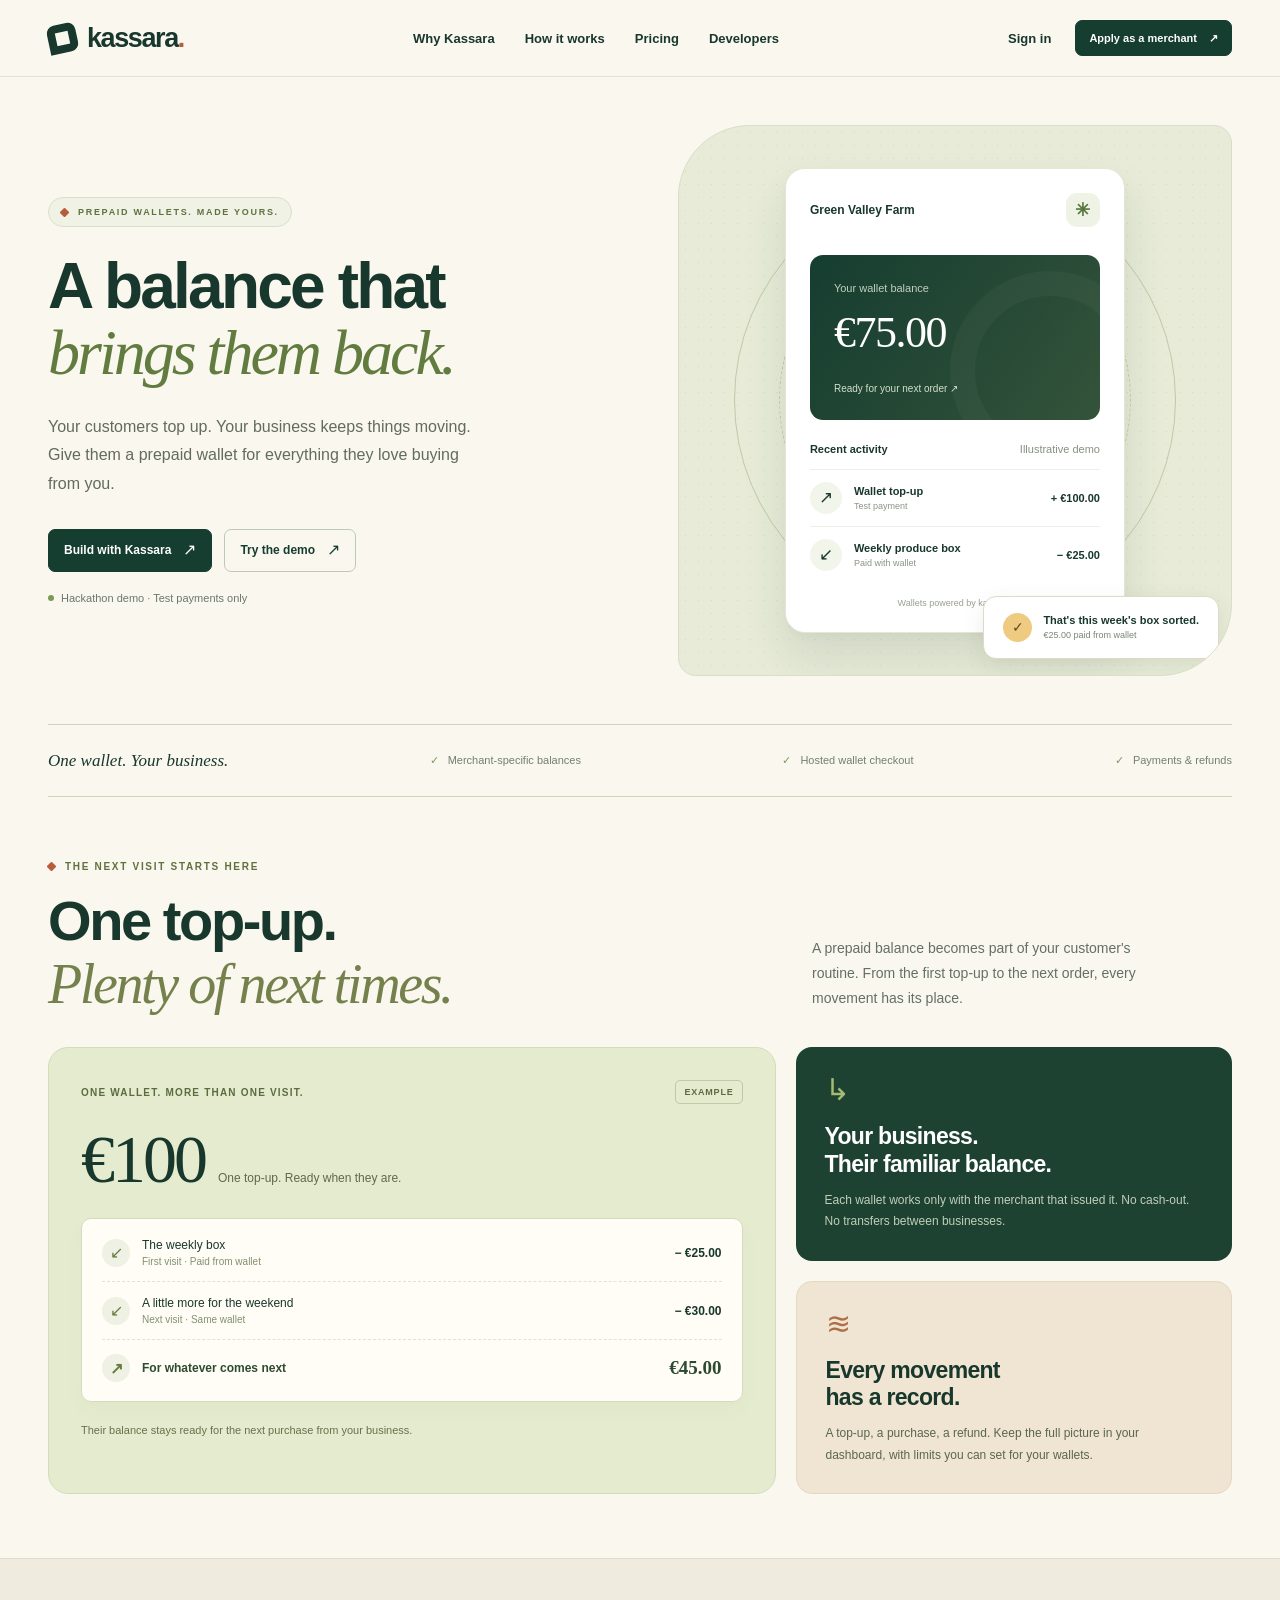
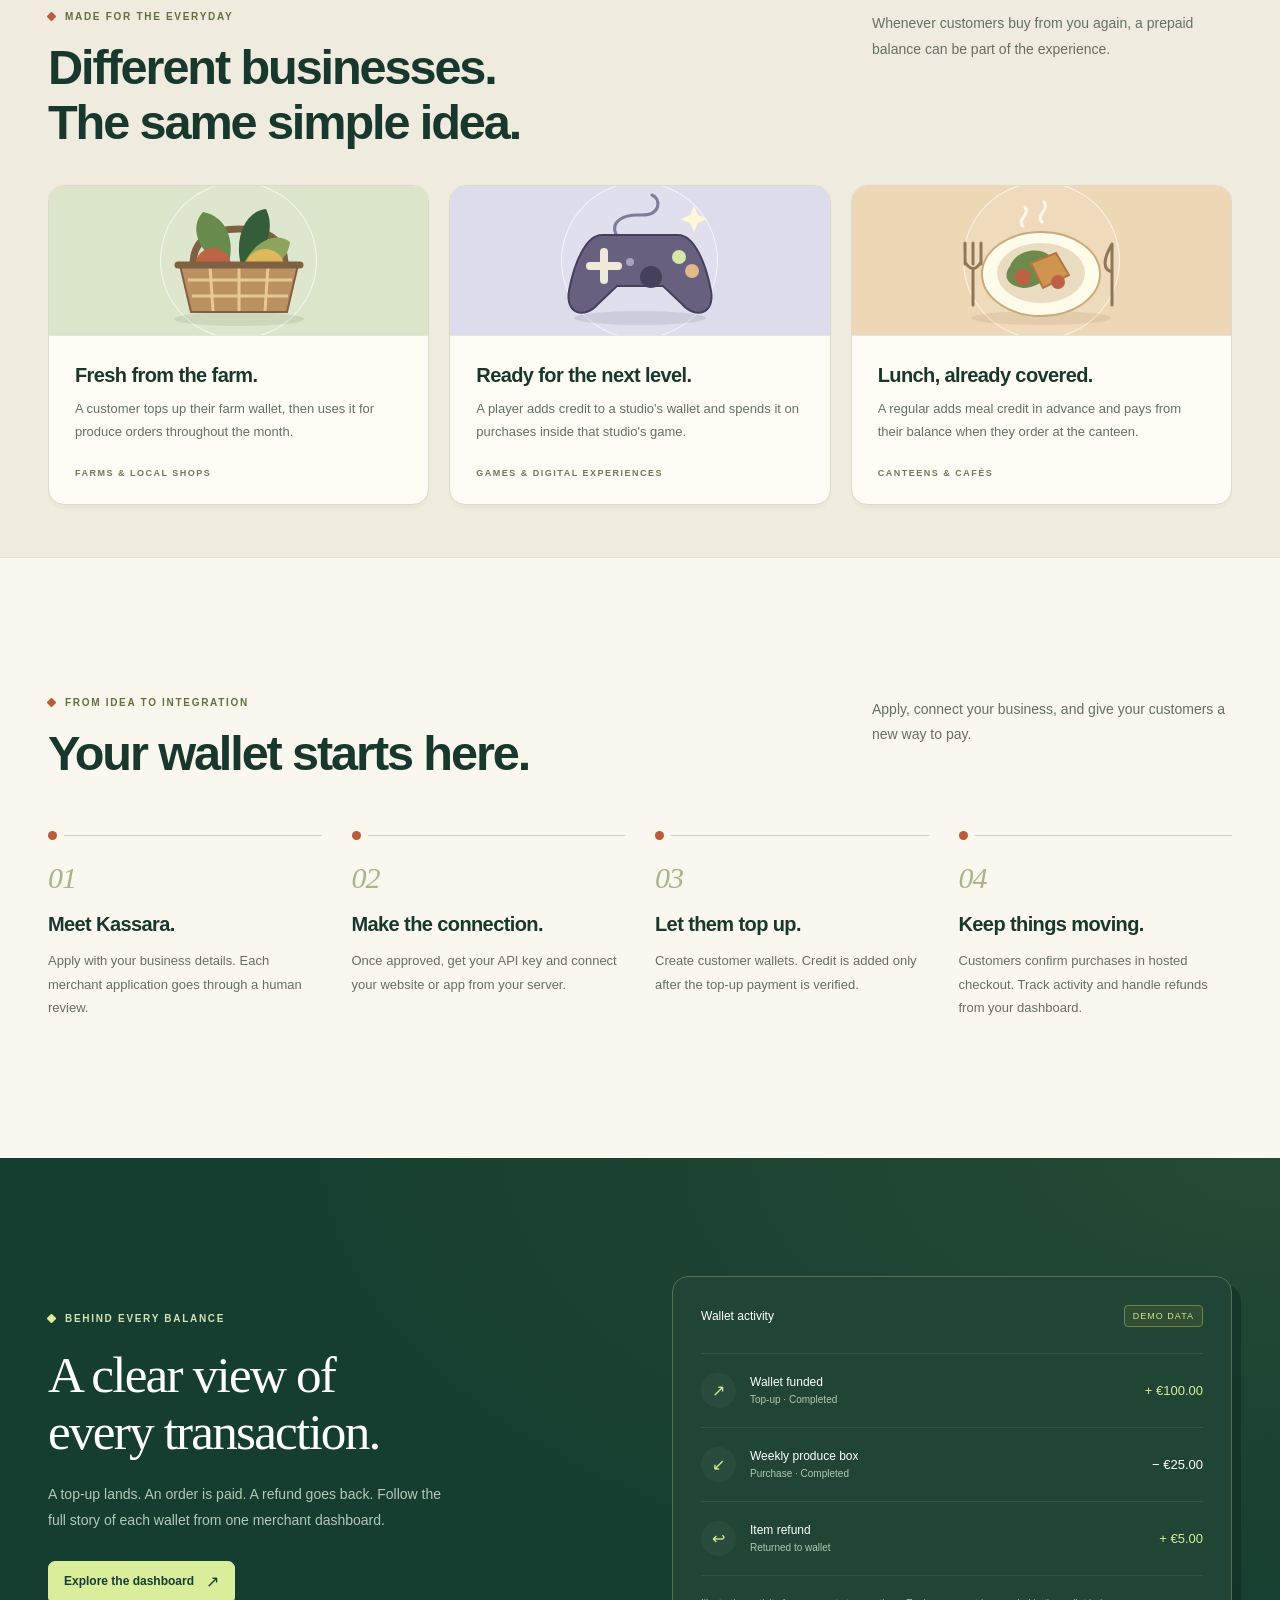
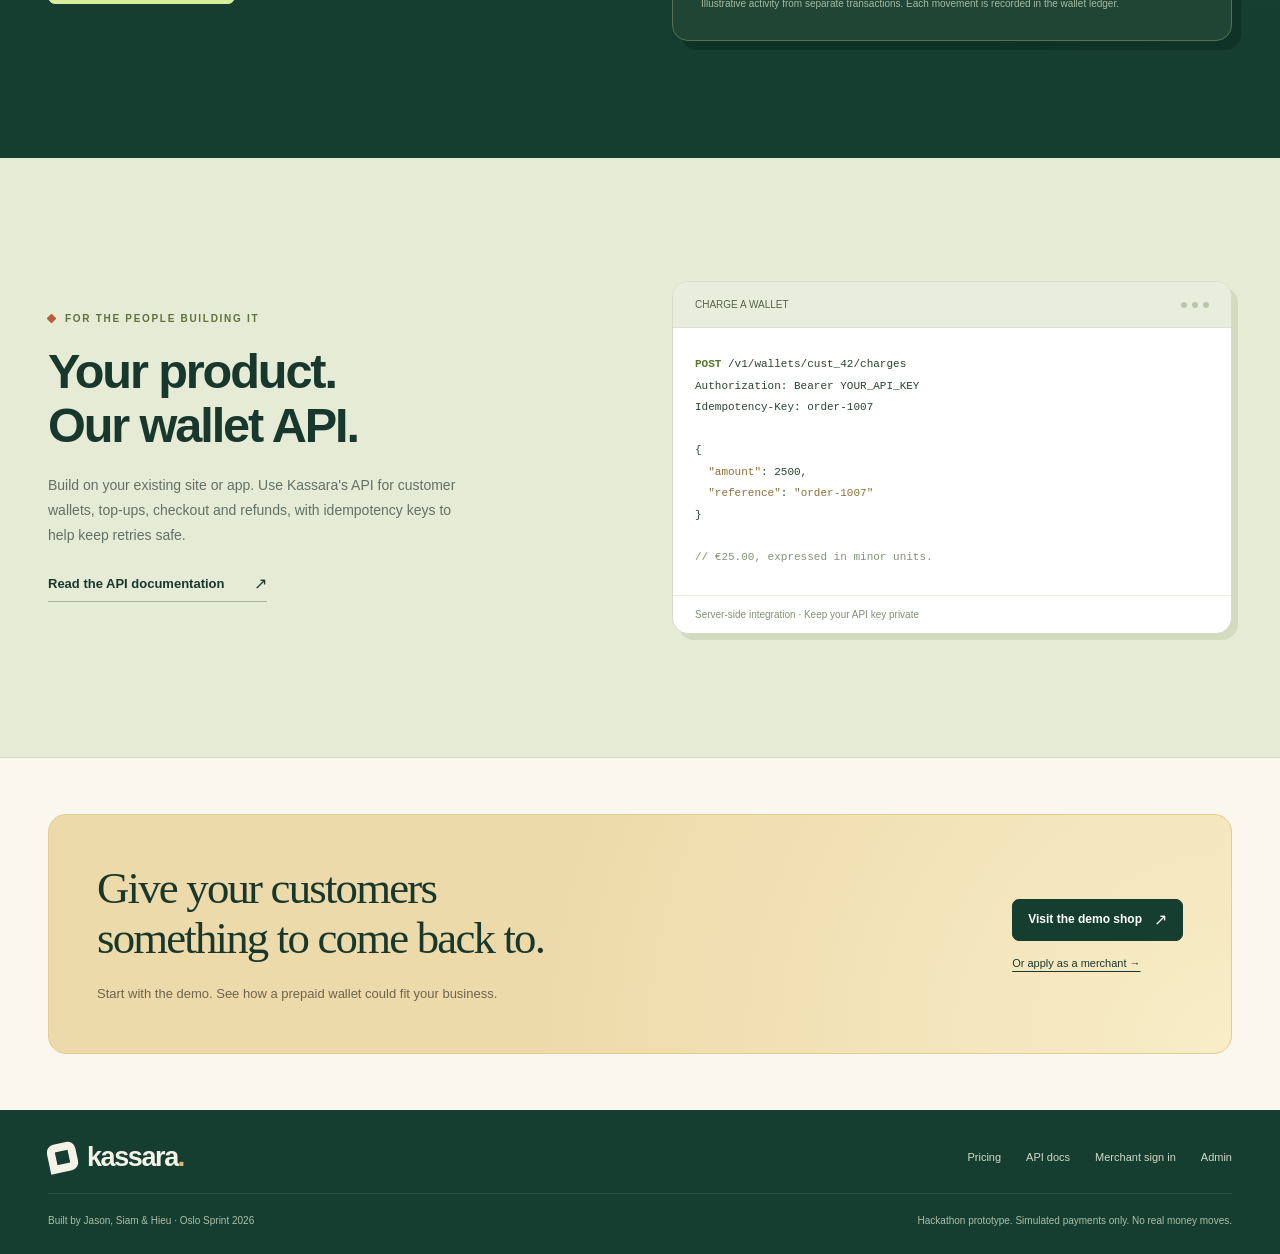
<file: frontend/index.html>
<!doctype html>
<html lang="en">
<head>
  <meta charset="utf-8">
  <link rel="icon" type="image/svg+xml" href="/static/favicon.svg">
  <meta name="viewport" content="width=device-width, initial-scale=1">
  <meta name="theme-color" content="#153d30">
  <meta name="description" content="Give your customers a prepaid balance for your business. Kassara brings wallets, checkout, refunds and transaction history into one API.">
  <title>Kassara — A balance that brings them back.</title>

  <style>
    :root {
      --ink: #19382d;
      --green: #153d30;
      --muted: #637065;
      --paper: #faf7ef;
      --line: #e0dfd2;
      --lime: #d9ed9b;
      --white: #fff;
      --accent: #b95c3c;
    }

    * {
      box-sizing: border-box;
    }

    html {
      scroll-behavior: smooth;
      scroll-padding-top: 100px;
    }

    body {
      margin: 0;
      background: var(--paper);
      color: var(--ink);
      font-family: Inter, "Segoe UI", Arial, sans-serif;
      -webkit-font-smoothing: antialiased;
    }

    a {
      color: inherit;
      text-decoration: none;
    }

    button,
    summary,
    a {
      -webkit-tap-highlight-color: transparent;
    }

    a:focus-visible,
    summary:focus-visible {
      outline: 3px solid #5e913c;
      outline-offset: 6px;
    }

    ::selection {
      background: var(--lime);
      color: var(--green);
    }

    h1,
    h2,
    h3,
    p {
      margin: 0;
    }

    h1,
    h2,
    h3 {
      font-weight: 550;
    }

    h1 {
      font-size: clamp(44px, 5vw, 68px);
      line-height: 1.035;
      letter-spacing: -2.8px;
      margin: 26px 0;
      font-weight: 600;
    }

    h2 {
      font-size: clamp(34px, 3.8vw, 49px);
      line-height: 1.12;
      letter-spacing: -2.1px;
    }

    h3 {
      font-size: 22px;
      letter-spacing: -.6px;
      line-height: 1.3;
    }

    p {
      font-size: 15px;
      line-height: 1.8;
      color: var(--muted);
    }

    .wrap {
      width: min(1200px, calc(100% - 96px));
      margin-inline: auto;
    }

    main > section,
    footer {
      min-height: 0;
      height: auto;
    }

    .section {
      display: flex;
      flex-direction: column;
      justify-content: center;
      padding-block: 64px;
    }

    .section > * {
      flex-shrink: 0;
    }

    .eyebrow {
      display: flex;
      align-items: center;
      gap: 10px;
      font-size: 10px;
      font-weight: 700;
      letter-spacing: 1.7px;
      text-transform: uppercase;
      color: #61713e;
    }

    .eyebrow::before {
      content: "";
      width: 7px;
      height: 7px;
      background: var(--accent);
      border-radius: 1px;
      transform: rotate(45deg);
      flex: none;
    }

    .site-header {
      position: sticky;
      top: 0;
      z-index: 50;
      background: rgba(250, 247, 239, .92);
      -webkit-backdrop-filter: saturate(140%) blur(10px);
      backdrop-filter: saturate(140%) blur(10px);
      border-bottom: 1px solid #e4e2d4;
    }

    .nav {
      min-height: 76px;
      display: flex;
      align-items: center;
      justify-content: space-between;
      flex-wrap: wrap;
      gap: 14px 28px;
      padding-block: 14px;
    }

    .brand {
      display: inline-flex;
      align-items: center;
      gap: 10px;
      font-size: 27px;
      font-weight: 750;
      letter-spacing: -1.4px;
    }

    .brand-icon {
      width: 29px;
      height: 29px;
      border: 8px solid currentColor;
      border-radius: 8px 8px 8px 0;
      transform: rotate(-12deg);
      flex: none;
    }

    .brand-dot {
      color: var(--accent);
    }

    .nav-links {
      display: flex;
      align-items: center;
      gap: 30px;
      font-size: 13px;
      font-weight: 600;
    }

    .nav-links > a:hover,
    .footer-links a:hover {
      text-decoration: underline;
      text-underline-offset: 5px;
    }

    .nav-actions {
      display: flex;
      align-items: center;
      gap: 24px;
      font-size: 13px;
      font-weight: 600;
    }

    .btn {
      display: inline-flex;
      align-items: center;
      justify-content: center;
      gap: 12px;
      min-height: 38px;
      max-width: 100%;
      padding: 10px 15px;
      border: 1px solid var(--green);
      border-radius: 7px;
      background: var(--green);
      color: #fff;
      font-size: 12px;
      font-weight: 650;
      line-height: 1.3;
      text-align: center;
      white-space: normal;
      transition: background .18s, transform .18s;
    }

    .btn:hover {
      background: #24523e;
      transform: translateY(-2px);
    }

    .nav-actions .btn {
      min-height: 36px;
      padding: 9px 13px;
      font-size: 11px;
    }

    .btn-light {
      background: var(--lime);
      border-color: var(--lime);
      color: var(--green);
    }

    .btn-light:hover {
      background: #e8ffae;
    }

    .btn-outline {
      background: transparent;
      color: var(--green);
      border-color: #bdc9bc;
    }

    .btn-outline:hover {
      background: #edf1e6;
    }

    .arrow {
      font-size: 16px;
      font-weight: 400;
    }

    .mobile-menu {
      display: none;
      position: relative;
    }

    .mobile-menu summary {
      background: var(--paper);
      cursor: pointer;
      font-size: 14px;
      list-style: none;
      padding: 12px;
      border: 1px solid var(--line);
      border-radius: 8px;
    }

    .mobile-menu summary::-webkit-details-marker {
      display: none;
    }

    .mobile-menu[open] summary {
      background: #e9efdf;
    }

    .mobile-links {
      position: absolute;
      right: 0;
      top: 52px;
      z-index: 5;
      min-width: 220px;
      background: var(--white);
      border: 1px solid var(--line);
      border-radius: 12px;
      padding: 10px;
      box-shadow: 0 16px 40px #19382d12;
    }

    .mobile-links a {
      display: block;
      padding: 14px;
      font-size: 14px;
      border-radius: 6px;
    }

    .mobile-links a:hover {
      background: var(--paper);
    }

    /* 01 — Hero */

    .hero {
      min-height: 600px;
      padding: 48px 0 0;
    }

    .hero-grid {
      display: grid;
      grid-template-columns: minmax(0, 1.05fr) minmax(0, 1fr);
      align-items: center;
      gap: 48px;
      padding-bottom: 48px;
    }

    .hero-grid > *,
    .experience-grid > *,
    .developer-grid > *,
    .section-heading > * {
      min-width: 0;
    }

    .hero-copy {
      max-width: 100%;
    }

    .hero-copy > .eyebrow {
      display: inline-flex;
      border: 1px solid #dadfca;
      border-radius: 24px;
      padding: 9px 12px;
      background: #f0f2e5;
      font-size: 9px;
    }

    .headline-accent {
      font-family: Georgia, "Times New Roman", serif;
      font-style: italic;
      font-weight: 400;
      letter-spacing: -3px;
      color: #627c40;
    }

    .hero-copy > p {
      max-width: 440px;
      font-size: 16px;
      color: #626b5e;
    }

    .hero-actions {
      display: flex;
      align-items: center;
      gap: 12px;
      margin-top: 30px;
      flex-wrap: wrap;
    }

    .demo-note {
      font-size: 11px;
      margin-top: 20px;
      display: flex;
      align-items: center;
      gap: 7px;
      color: #6a786b;
    }

    .demo-note::before {
      content: "";
      width: 6px;
      height: 6px;
      background: #7b9b54;
      border-radius: 50%;
      flex: none;
    }

    .wallet-stage {
      position: relative;
      min-width: 0;
      min-height: 470px;
      display: flex;
      align-items: center;
      justify-content: center;
      background-color: #e7ebd8;
      background-image: radial-gradient(
        #84986830 .8px,
        transparent .8px
      );
      background-size: 13px 13px;
      border: 1px solid #d8dec7;
      border-radius: 72px 18px 72px 18px;
      padding: 42px 35px;
      isolation: isolate;
      overflow: hidden;
    }

    .wallet-stage::before,
    .wallet-stage::after {
      content: "";
      position: absolute;
      z-index: -1;
      border-radius: 50%;
      left: 50%;
      top: 50%;
      transform: translate(-50%, -50%);
    }

    .wallet-stage::before {
      width: 350px;
      height: 350px;
      border: 1px dashed #9bad7e80;
    }

    .wallet-stage::after {
      width: 440px;
      height: 440px;
      border: 1px solid #bdcca7;
    }

    .wallet {
      width: 100%;
      max-width: 340px;
      background: #fff;
      border: 1px solid #e2e7d7;
      border-radius: 20px;
      padding: 24px;
      box-shadow:
        0 24px 46px #203d291c,
        0 4px 8px #203d2908;
    }

    .wallet-top {
      display: flex;
      align-items: center;
      justify-content: space-between;
      gap: 10px;
      margin-bottom: 28px;
      font-size: 12px;
      font-weight: 650;
    }

    .store-mark {
      width: 34px;
      height: 34px;
      display: grid;
      place-items: center;
      background: #eef3e6;
      border-radius: 11px;
      color: #57753d;
      font-size: 18px;
      flex: none;
    }

    .wallet-balance {
      background: linear-gradient(125deg, #153d30, #34533a);
      border-radius: 13px;
      padding: 24px;
      color: #fff;
      position: relative;
      overflow: hidden;
    }

    .wallet-balance::after {
      content: "";
      width: 150px;
      height: 150px;
      border: 25px solid #ffffff08;
      border-radius: 50%;
      position: absolute;
      right: -50px;
      top: 16px;
    }

    .wallet-balance p {
      font-size: 11px;
      color: #c0d1bd;
    }

    .wallet-balance strong {
      display: block;
      font-family: Georgia, serif;
      font-size: 44px;
      font-weight: 500;
      letter-spacing: -1.5px;
      margin: 8px 0 20px;
    }

    .wallet-balance span {
      font-size: 10px;
      color: #d3e0cb;
    }

    .wallet-label {
      display: flex;
      justify-content: space-between;
      gap: 12px;
      margin: 23px 0 14px;
      font-size: 11px;
      font-weight: 600;
    }

    .wallet-label span {
      color: #87917f;
      font-weight: 400;
    }

    .wallet-row {
      display: flex;
      align-items: center;
      gap: 12px;
      padding: 12px 0;
      border-top: 1px solid #edf0e9;
    }

    .transaction-icon {
      width: 32px;
      height: 32px;
      display: grid;
      place-items: center;
      border-radius: 50%;
      background: #f1f5ea;
      font-size: 17px;
      flex: none;
    }

    .wallet-row div {
      flex: 1;
      min-width: 0;
      font-size: 11px;
      font-weight: 600;
    }

    .wallet-row small {
      display: block;
      font-size: 9px;
      color: #8b9486;
      font-weight: 400;
      margin-top: 4px;
    }

    .wallet-row > b {
      font-size: 11px;
      font-weight: 600;
      white-space: nowrap;
    }

    .wallet-foot {
      font-size: 9px;
      text-align: center;
      color: #98a18f;
      padding-top: 15px;
    }

    .paid-badge {
      position: absolute;
      bottom: 16px;
      right: 12px;
      max-width: calc(100% - 24px);
      display: flex;
      gap: 11px;
      align-items: center;
      padding: 16px 19px;
      background: #fff;
      border: 1px solid #dfd9c7;
      border-radius: 13px;
      box-shadow: 0 7px 22px #3a482018;
    }

    .paid-check {
      background: #efcb82;
      color: #62451c;
      border-radius: 50%;
      width: 29px;
      height: 29px;
      display: grid;
      place-items: center;
      font-size: 14px;
      flex: none;
    }

    .paid-badge strong {
      display: block;
      font-size: 11px;
      font-weight: 650;
    }

    .paid-badge small {
      display: block;
      margin-top: 4px;
      font-size: 9px;
      color: #7a8674;
    }

    .hero-bottom {
      border-block: 1px solid #cdd4bc;
      display: flex;
      align-items: center;
      justify-content: space-between;
      flex-wrap: wrap;
      padding: 22px 0;
      gap: 16px 26px;
      font-size: 11px;
      line-height: 1.6;
      color: #72806f;
    }

    .hero-bottom strong {
      font-family: Georgia, serif;
      font-style: italic;
      font-size: 17px;
      font-weight: 400;
      color: var(--ink);
    }

    .hero-bottom span {
      display: flex;
      align-items: center;
      gap: 9px;
    }

    .hero-bottom i {
      font-style: normal;
      color: #7d975f;
    }

    /* 02 — Why Kassara */

    .why-heading {
      display: grid;
      grid-template-columns: minmax(0, 1.25fr) minmax(0, .75fr);
      gap: 64px;
      align-items: end;
      margin-bottom: 32px;
    }

    .why-heading h2 {
      font-size: clamp(36px, 4.4vw, 56px);
      margin-top: 18px;
      letter-spacing: -2.4px;
    }

    .why-heading h2 em {
      font-family: Georgia, serif;
      font-weight: 400;
      color: #75814c;
    }

    .why-heading > p {
      max-width: 340px;
      font-size: 14px;
      padding-bottom: 4px;
    }

    .why-layout {
      display: grid;
      grid-template-columns: minmax(0, 1.25fr) minmax(0, .75fr);
      gap: 20px;
    }

    .balance-story {
      background: #e5ebce;
      border: 1px solid #d4ddba;
      border-radius: 20px;
      padding: 32px;
      position: relative;
      overflow: hidden;
    }

    .story-top {
      display: flex;
      align-items: center;
      justify-content: space-between;
      gap: 12px;
      font-size: 10px;
      letter-spacing: 1.2px;
      font-weight: 650;
      color: #5c6c41;
    }

    .story-stamp {
      border: 1px solid #8b9f6970;
      padding: 6px 8px;
      border-radius: 5px;
      font-size: 9px;
      letter-spacing: .8px;
      white-space: nowrap;
    }

    .story-amount {
      display: flex;
      align-items: baseline;
      gap: 13px;
      margin: 21px 0 25px;
      flex-wrap: wrap;
    }

    .story-amount strong {
      font-family: Georgia, serif;
      font-size: 68px;
      font-weight: 400;
      line-height: 1;
      letter-spacing: -3px;
    }

    .story-amount > span {
      font-size: 12px;
      color: #5e6b48;
    }

    .story-receipt {
      background: #fffdf5;
      border: 1px solid #d4dcc0;
      border-radius: 10px;
      padding: 5px 20px;
      box-shadow: 0 8px 20px #53643c08;
    }

    .story-line {
      display: flex;
      align-items: center;
      gap: 12px;
      padding: 14px 0;
      border-bottom: 1px dashed #dfe3cf;
      font-size: 12px;
    }

    .story-line:last-child {
      border-bottom: 0;
    }

    .story-line > span:first-child {
      display: grid;
      place-items: center;
      width: 28px;
      height: 28px;
      border-radius: 50%;
      background: #eff1e4;
      color: #687d42;
      font-size: 16px;
      flex: none;
    }

    .story-line div {
      flex: 1;
      min-width: 0;
    }

    .story-line small {
      display: block;
      color: #839071;
      font-size: 10px;
      margin-top: 4px;
    }

    .story-line b {
      font-weight: 550;
      white-space: nowrap;
    }

    .story-line.total {
      font-weight: 650;
      color: #2c4b31;
    }

    .story-line.total b {
      font-size: 19px;
      font-family: Georgia, serif;
    }

    .story-caption {
      font-size: 11px;
      color: #64734c;
      margin-top: 19px;
      line-height: 1.7;
    }

    .why-details {
      display: grid;
      grid-template-rows: 1fr 1fr;
      gap: 20px;
      min-width: 0;
    }

    .why-detail {
      border-radius: 16px;
      padding: 27px 29px;
      min-width: 0;
      display: flex;
      flex-direction: column;
      justify-content: center;
    }

    .why-detail.dark {
      background: #1d4232;
      color: #fff;
    }

    .why-detail.warm {
      background: #f0e5d2;
      border: 1px solid #e3d8c2;
    }

    .why-detail .detail-symbol {
      font-family: Georgia, serif;
      font-size: 30px;
      line-height: 1;
      color: #a5ba72;
      margin-bottom: 18px;
    }

    .why-detail.warm .detail-symbol {
      color: #ac7049;
    }

    .why-detail h3 {
      font-size: 23px;
      line-height: 1.2;
      letter-spacing: -.7px;
      margin-bottom: 11px;
    }

    .why-detail p {
      font-size: 12px;
      line-height: 1.8;
      color: #59664e;
    }

    .why-detail.dark p {
      color: #c1cfb8;
    }

    /* Shared section headings */

    .section-heading {
      display: flex;
      justify-content: space-between;
      align-items: flex-start;
      flex-wrap: wrap;
      gap: 32px;
      margin-bottom: 48px;
    }

    .section-heading > div {
      flex: 1 1 440px;
    }

    .section-heading h2 {
      max-width: 550px;
      margin-top: 18px;
    }

    .section-heading > p {
      flex: 1 1 260px;
      max-width: 360px;
      font-size: 14px;
    }

    /* 03 — Use cases */

    .use-section {
      background: #efecdf;
      border-block: 1px solid #e1dece;
    }

    .use-grid {
      display: grid;
      grid-template-columns: repeat(3, minmax(0, 1fr));
      gap: 20px;
    }

    .use-card {
      background: #fffcf5;
      border: 1px solid #dbdacb;
      border-radius: 16px;
      overflow: hidden;
      box-shadow: 0 4px 0 #dedccc60;
    }

    .use-art {
      height: 190px;
      display: grid;
      place-items: center;
      position: relative;
      overflow: hidden;
      border-bottom: 1px solid #e1e8d9;
    }

    .use-art::before {
      content: "";
      position: absolute;
      width: 155px;
      height: 155px;
      border: 1px solid #ffffffb0;
      background: #ffffff18;
      border-radius: 50%;
    }

    .farm-art {
      background: #dbe5c9;
    }

    .game-art {
      background: #dcdced;
    }

    .meal-art {
      background: #eed7b5;
    }

    .use-illustration {
      width: 220px;
      max-width: 90%;
      height: 150px;
      position: relative;
      z-index: 1;
    }

    .use-content {
      padding: 26px;
    }

    .use-content h3 {
      font-size: 20px;
      margin-bottom: 10px;
    }

    .use-content p {
      font-size: 13px;
      line-height: 1.75;
    }

    .use-tag {
      display: block;
      margin-top: 24px;
      font-size: 9px;
      letter-spacing: 1.5px;
      color: #6f7957;
      font-weight: 600;
    }

    /* 04 — Getting started */

    .flow {
      display: grid;
      grid-template-columns: repeat(4, minmax(0, 1fr));
      gap: 30px;
      margin-top: 55px;
    }

    .flow-step {
      position: relative;
      border-top: 1px solid #cbd6c1;
      padding-top: 27px;
    }

    .flow-step::before {
      content: "";
      width: 9px;
      height: 9px;
      position: absolute;
      top: -5px;
      background: var(--accent);
      border-radius: 50%;
      box-shadow: 0 0 0 7px var(--paper);
    }

    .number {
      display: block;
    }

    .flow-step .number {
      font-family: Georgia, serif;
      font-style: italic;
      font-size: 30px;
      color: #a7b38a;
      letter-spacing: -1px;
      line-height: 1;
      margin-bottom: 18px;
    }

    .flow-step h3 {
      font-size: 20px;
      margin-bottom: 12px;
    }

    .flow-step p {
      font-size: 13px;
    }

    /* 05 — Behind every balance */

    .experience {
      background: #153d30;
      background-image: radial-gradient(
        ellipse at top right,
        #77944d28,
        transparent 60%
      );
      color: #fff;
      position: relative;
      overflow: hidden;
    }

    .experience-grid {
      display: grid;
      grid-template-columns: repeat(2, minmax(0, 1fr));
      gap: 64px;
      align-items: center;
    }

    .experience .eyebrow {
      color: #d3e2b4;
    }

    .experience .eyebrow::before {
      background: var(--lime);
    }

    .experience h2 {
      margin-top: 22px;
      max-width: 420px;
      font-family: Georgia, serif;
      font-weight: 400;
      letter-spacing: -1.8px;
      font-size: clamp(36px, 4vw, 52px);
    }

    .experience p {
      color: #b5c9b6;
      margin: 22px 0 28px;
      max-width: 400px;
      font-size: 14px;
    }

    .ledger {
      background: #204535;
      border: 1px solid #547252;
      border-radius: 16px;
      padding: 28px;
      box-shadow: 9px 9px 0 #0b2c2090;
    }

    .ledger-title {
      display: flex;
      justify-content: space-between;
      align-items: center;
      gap: 12px;
      font-size: 12px;
      padding-bottom: 26px;
    }

    .ledger-title span {
      font-size: 9px;
      color: #c8e49e;
      background: #314e33;
      border: 1px solid #6d8749;
      padding: 5px 8px;
      border-radius: 4px;
      letter-spacing: 1px;
      white-space: nowrap;
    }

    .ledger-row {
      padding: 19px 0;
      border-top: 1px solid #ffffff14;
      display: flex;
      gap: 14px;
      align-items: center;
    }

    .ledger-icon {
      width: 35px;
      height: 35px;
      border-radius: 50%;
      background: #ffffff0a;
      display: grid;
      place-items: center;
      color: var(--lime);
      flex: none;
    }

    .ledger-row div {
      flex: 1;
      min-width: 0;
      font-size: 12px;
    }

    .ledger-row small {
      display: block;
      font-size: 10px;
      margin-top: 5px;
      color: #b6c7af;
    }

    .ledger-row b {
      font-size: 13px;
      font-weight: 500;
      white-space: nowrap;
    }

    .ledger-row .positive {
      color: var(--lime);
    }

    .ledger-note {
      font-size: 10px;
      color: #a7bba1;
      padding-top: 20px;
      border-top: 1px solid #ffffff14;
      line-height: 1.6;
    }

    /* 06 — Developers */

    .developer-grid {
      display: grid;
      grid-template-columns: repeat(2, minmax(0, 1fr));
      gap: 64px;
      align-items: center;
    }

    .developer-copy h2 {
      margin: 20px 0;
    }

    .developer-copy > p {
      font-size: 14px;
      max-width: 420px;
    }

    .text-link {
      display: inline-flex;
      align-items: center;
      gap: 30px;
      font-size: 13px;
      font-weight: 650;
      border-bottom: 1px solid #a7b59b;
      padding-bottom: 8px;
      margin-top: 26px;
    }

    .text-link:hover {
      color: #567932;
      border-color: #567932;
    }

    .code-panel {
      min-width: 0;
      background: #fff;
      border: 1px solid #d8d9c8;
      border-radius: 16px;
      overflow: hidden;
      box-shadow: 6px 6px 0 #e8e8d9;
    }

    .code-head {
      display: flex;
      align-items: center;
      justify-content: space-between;
      gap: 12px;
      padding: 17px 22px;
      background: #e9eddb;
      border-bottom: 1px solid var(--line);
      font-size: 10px;
      color: #566543;
    }

    .code-dots {
      display: flex;
      gap: 5px;
    }

    .code-dots i {
      width: 6px;
      height: 6px;
      background: #b9c8a9;
      border-radius: 50%;
    }

    pre {
      margin: 0;
      padding: 26px 22px;
      font-size: 11px;
      line-height: 1.95;
      overflow: auto;
      color: #294432;
      font-family: Consolas, "Liberation Mono", monospace;
    }

    .comment {
      color: #85927a;
    }

    .method {
      color: #527a26;
      font-weight: 700;
    }

    .string {
      color: #8c6f39;
    }

    .code-bottom {
      padding: 13px 22px;
      border-top: 1px solid #e9eee1;
      font-size: 10px;
      color: #839076;
    }

    /* 07 — Final invitation */

    .final-section {
      display: flex;
      align-items: center;
      padding-block: 16px 56px;
    }

    .cta {
      width: 100%;
      min-height: 0;
      background: #eddaaa;
      background-image: radial-gradient(
        circle at right bottom,
        #f8edc8,
        transparent 58%
      );
      border: 1px solid #e4cc92;
      border-radius: 18px;
      padding: 48px;
      display: flex;
      align-items: center;
      justify-content: space-between;
      flex-wrap: wrap;
      gap: 32px;
      position: relative;
      overflow: hidden;
    }

    .cta > div:first-child {
      flex: 1 1 420px;
      min-width: 0;
    }

    .cta h2 {
      max-width: 580px;
      font-family: Georgia, serif;
      font-weight: 400;
      font-size: clamp(33px, 3.5vw, 46px);
      letter-spacing: -1.8px;
    }

    .cta p {
      color: #6d654b;
      font-size: 13px;
      margin-top: 18px;
      max-width: 460px;
    }

    .cta-actions {
      flex: 0 1 auto;
      max-width: 100%;
      display: flex;
      flex-direction: column;
      gap: 16px;
      align-items: flex-start;
    }

    .cta-actions > a:last-child {
      font-size: 11px;
      text-decoration: underline;
      text-underline-offset: 4px;
    }

    /* Footer */

    footer {
      background: #153d30;
      color: #f5f2e7;
      padding: 32px 0 24px;
    }

    footer .brand-dot {
      color: #e7b37b;
    }

    .footer-top {
      display: flex;
      align-items: center;
      justify-content: space-between;
      flex-wrap: wrap;
      gap: 30px;
      margin-bottom: 20px;
    }

    .footer-links {
      display: flex;
      flex-wrap: wrap;
      gap: 25px;
      font-size: 11px;
      color: #d1dac6;
    }

    .footer-bottom {
      display: flex;
      justify-content: space-between;
      flex-wrap: wrap;
      gap: 20px;
      font-size: 10px;
      color: #adc0a8;
      line-height: 1.8;
      border-top: 1px solid #ffffff1c;
      padding-top: 18px;
    }

    /* Section bands */

    .developer-section {
      background: #e6ebd6;
      border-bottom: 1px solid #d5dcc1;
    }

    .developer-section .code-panel {
      box-shadow: 6px 6px 0 #d3dbbf;
    }

    .final-section {
      padding-top: 56px;
    }

    @media (min-width: 801px) {
      .use-section,
      .how-section,
      .developer-section {
        height: 600px;
        min-height: 600px;
      }

      .use-section {
        padding-block: 48px;
      }

      .use-section .section-heading {
        margin-bottom: 36px;
      }

      .use-section .use-art {
        height: 150px;
      }
    }

    /* Responsive layouts */

    @media (min-width: 801px) {
      .experience {
        height: 600px;
        min-height: 600px;
      }
    }

    @media (max-width: 1050px) {
      .wrap {
        width: calc(100% - 64px);
      }

      .nav-links,
      .nav-actions {
        display: none;
      }

      .mobile-menu {
        display: block;
      }

      .hero-grid {
        gap: 32px;
      }

      .wallet-stage {
        min-height: 430px;
        padding: 30px 20px;
      }

      .section-heading > div {
        flex-basis: 100%;
      }

      .section-heading > p {
        max-width: 520px;
      }

      .experience-grid,
      .developer-grid {
        gap: 36px;
      }
    }

    @media (max-width: 900px) {
      .why-heading,
      .why-layout {
        grid-template-columns: minmax(0, 1fr);
        gap: 24px;
      }

      .why-heading > p {
        max-width: 540px;
      }

      .why-details {
        grid-template-columns: repeat(2, minmax(0, 1fr));
        grid-template-rows: auto;
      }
    }

    @media (max-width: 800px) {
      .nav {
        min-height: 76px;
      }

      .section {
        padding-block: 48px;
      }

      .hero {
        padding-top: 36px;
      }

      .hero-grid,
      .experience-grid,
      .developer-grid {
        grid-template-columns: minmax(0, 1fr);
        gap: 40px;
      }

      .hero-copy {
        max-width: 570px;
      }

      .hero-copy > p {
        max-width: 490px;
      }

      .wallet-stage {
        min-height: 460px;
        max-width: 570px;
        width: 100%;
        margin-inline: auto;
      }

      .hero-bottom {
        justify-content: flex-start;
      }

      .hero-bottom > strong {
        width: 100%;
      }

      .section-heading {
        flex-direction: column;
        gap: 20px;
      }

      .section-heading > div,
      .section-heading > p {
        flex-basis: auto;
      }

      .use-grid {
        grid-template-columns: minmax(0, 1fr);
        gap: 24px;
      }

      .flow {
        grid-template-columns: repeat(2, minmax(0, 1fr));
        gap: 40px 28px;
      }

      .experience h2,
      .developer-copy h2 {
        max-width: 560px;
      }

      .experience p,
      .developer-copy > p {
        max-width: 530px;
      }

      .ledger,
      .code-panel {
        max-width: 600px;
        width: 100%;
      }

      .cta {
        padding: 36px;
        flex-direction: column;
        align-items: flex-start;
      }

      .cta > div:first-child,
      .cta-actions {
        flex: 0 1 auto;
      }
    }

    @media (max-width: 560px) {
      .wrap {
        width: calc(100% - 40px);
      }

      .brand {
        font-size: 25px;
      }

      .brand-icon {
        width: 26px;
        height: 26px;
        border-width: 7px;
      }

      h1 {
        font-size: clamp(38px, 10vw, 48px);
        letter-spacing: -2px;
        margin: 22px 0;
      }

      h2 {
        font-size: 34px;
        letter-spacing: -1.6px;
      }

      .headline-accent {
        letter-spacing: -2px;
      }

      .hero-grid {
        gap: 32px;
      }

      .hero-copy > p {
        font-size: 15px;
      }

      .hero-actions {
        gap: 10px;
      }

      .btn {
        min-height: 38px;
        padding: 10px 14px;
        gap: 12px;
        font-size: 12px;
      }

      .wallet-stage {
        padding: 28px 16px 62px;
        min-height: 0;
        border-radius: 32px;
      }

      .wallet-stage::after {
        width: 365px;
        height: 365px;
      }

      .wallet {
        padding: 18px;
        max-width: 300px;
      }

      .wallet-top {
        margin-bottom: 20px;
      }

      .wallet-balance {
        padding: 20px;
      }

      .wallet-balance strong {
        font-size: 38px;
      }

      .paid-badge {
        bottom: 12px;
        padding: 10px 12px;
      }

      .hero-bottom {
        font-size: 10px;
        gap: 14px;
      }

      .section {
        padding-block: 40px;
      }

      .section-heading {
        margin-bottom: 32px;
      }

      .why-heading {
        gap: 18px;
      }

      .why-heading h2 {
        font-size: 37px;
        letter-spacing: -1.5px;
      }

      .balance-story {
        padding: 24px 20px;
      }

      .story-top {
        font-size: 9px;
        letter-spacing: .7px;
      }

      .story-stamp {
        font-size: 8px;
        padding: 5px;
      }

      .story-amount strong {
        font-size: 58px;
      }

      .story-receipt {
        padding-inline: 14px;
      }

      .why-details {
        grid-template-columns: minmax(0, 1fr);
      }

      .why-detail {
        padding: 26px;
      }

      .use-art {
        height: 170px;
      }

      .use-content h3 {
        font-size: 22px;
      }

      .use-tag {
        margin-top: 18px;
      }

      .flow {
        grid-template-columns: minmax(0, 1fr);
        gap: 36px;
        margin-top: 20px;
      }

      .flow-step h3 {
        font-size: 18px;
      }

      .flow-step p {
        font-size: 12px;
      }

      .experience h2 {
        font-size: 36px;
      }

      .ledger {
        padding: 20px;
      }

      .ledger-title {
        font-size: 11px;
      }

      pre {
        font-size: 10px;
        padding: 22px 16px;
      }

      .cta {
        padding: 32px 24px;
      }

      .cta h2 {
        font-size: 32px;
      }

      .footer-top,
      .footer-bottom {
        align-items: flex-start;
        flex-direction: column;
        gap: 20px;
      }

      .footer-bottom {
        gap: 9px;
      }

      .footer-links {
        gap: 16px;
      }
    }

    @media (prefers-reduced-motion: reduce) {
      html {
        scroll-behavior: auto;
      }

      .btn {
        transition: none;
      }

      .btn:hover {
        transform: none;
      }
    }
  </style>
</head>

<body>
  <header class="site-header">
    <nav class="nav wrap" aria-label="Main navigation">
      <a class="brand" href="/" aria-label="Kassara home">
        <span class="brand-icon" aria-hidden="true"></span>
        <span>kassara<span class="brand-dot">.</span></span>
      </a>

      <div class="nav-links">
        <a href="/#why">Why Kassara</a>
        <a href="/#how">How it works</a>
        <a href="/pricing">Pricing</a>
        <a href="/docs">Developers</a>
      </div>

      <div class="nav-actions">
        <a href="/merchant">Sign in</a>
        <a class="btn" href="/merchant#register">
          Apply as a merchant
          <span aria-hidden="true">↗</span>
        </a>
      </div>

      <details class="mobile-menu">
        <summary>Menu +</summary>
        <div class="mobile-links">
          <a href="/#why">Why Kassara</a>
          <a href="/#how">How it works</a>
          <a href="/pricing">Pricing</a>
          <a href="/docs">API documentation</a>
          <a href="/merchant">Sign in</a>
          <a href="/merchant#register">Apply as a merchant ↗</a>
        </div>
      </details>
    </nav>
  </header>

  <main>
    <!-- 01 — Hero -->
    <section class="hero" aria-labelledby="hero-title">
      <div class="wrap">
        <div class="hero-grid">
          <div class="hero-copy">
            <div class="eyebrow">Prepaid wallets. Made yours.</div>

            <h1 id="hero-title">
              A balance that<br>
              <span class="headline-accent">brings them back.</span>
            </h1>

            <p>
              Your customers top up. Your business keeps things moving.
              Give them a prepaid wallet for everything they love
              buying from you.
            </p>

            <div class="hero-actions">
              <a class="btn" href="/merchant#register">
                Build with Kassara
                <span class="arrow" aria-hidden="true">↗</span>
              </a>

              <a
                class="btn btn-outline"
                href="/demo"
                target="_blank"
                rel="noopener"
              >
                Try the demo
                <span class="arrow" aria-hidden="true">↗</span>
              </a>
            </div>

            <div class="demo-note">
              Hackathon demo · Test payments only
            </div>
          </div>

          <div
            class="wallet-stage"
            aria-label="Illustrative Green Valley Farm wallet with a 75 euro test balance"
          >
            <div class="wallet">
              <div class="wallet-top">
                <span>Green Valley Farm</span>
                <span class="store-mark" aria-hidden="true">✳</span>
              </div>

              <div class="wallet-balance">
                <p>Your wallet balance</p>
                <strong>€75.00</strong>
                <span>Ready for your next order ↗</span>
              </div>

              <div class="wallet-label">
                Recent activity
                <span>Illustrative demo</span>
              </div>

              <div class="wallet-row">
                <span class="transaction-icon" aria-hidden="true">↗</span>
                <div>
                  Wallet top-up
                  <small>Test payment</small>
                </div>
                <b>+ €100.00</b>
              </div>

              <div class="wallet-row">
                <span class="transaction-icon" aria-hidden="true">↙</span>
                <div>
                  Weekly produce box
                  <small>Paid with wallet</small>
                </div>
                <b>− €25.00</b>
              </div>

              <div class="wallet-foot">Wallets powered by kassara.</div>
            </div>

            <div class="paid-badge">
              <span class="paid-check" aria-hidden="true">✓</span>
              <div>
                <strong>That's this week's box sorted.</strong>
                <small>€25.00 paid from wallet</small>
              </div>
            </div>
          </div>
        </div>

        <div class="hero-bottom">
          <strong>One wallet. Your business.</strong>
          <span>
            <i aria-hidden="true">✓</i>
            Merchant-specific balances
          </span>
          <span>
            <i aria-hidden="true">✓</i>
            Hosted wallet checkout
          </span>
          <span>
            <i aria-hidden="true">✓</i>
            Payments &amp; refunds
          </span>
        </div>
      </div>
    </section>

    <!-- 02 — Why Kassara -->
    <section class="section wrap" id="why" aria-labelledby="why-title">
      <div class="why-heading">
        <div>
          <div class="eyebrow">The next visit starts here</div>
          <h2 id="why-title">
            One top-up.<br>
            <em>Plenty of next times.</em>
          </h2>
        </div>

        <p>
          A prepaid balance becomes part of your customer's routine.
          From the first top-up to the next order, every movement
          has its place.
        </p>
      </div>

      <div class="why-layout">
        <article
          class="balance-story"
          aria-label="Example wallet: a 100 euro top-up, two purchases, and 45 euros remaining"
        >
          <div class="story-top">
            <span>ONE WALLET. MORE THAN ONE VISIT.</span>
            <span class="story-stamp">EXAMPLE</span>
          </div>

          <div class="story-amount">
            <strong>€100</strong>
            <span>One top-up. Ready when they are.</span>
          </div>

          <div class="story-receipt">
            <div class="story-line">
              <span aria-hidden="true">↙</span>
              <div>
                The weekly box
                <small>First visit · Paid from wallet</small>
              </div>
              <b>− €25.00</b>
            </div>

            <div class="story-line">
              <span aria-hidden="true">↙</span>
              <div>
                A little more for the weekend
                <small>Next visit · Same wallet</small>
              </div>
              <b>− €30.00</b>
            </div>

            <div class="story-line total">
              <span aria-hidden="true">↗</span>
              <div>For whatever comes next</div>
              <b>€45.00</b>
            </div>
          </div>

          <p class="story-caption">
            Their balance stays ready for the next purchase
            from your business.
          </p>
        </article>

        <div class="why-details">
          <article class="why-detail dark">
            <span class="detail-symbol" aria-hidden="true">↳</span>
            <h3>Your business.<br>Their familiar balance.</h3>
            <p>
              Each wallet works only with the merchant that issued it.
              No cash-out. No transfers between businesses.
            </p>
          </article>

          <article class="why-detail warm">
            <span class="detail-symbol" aria-hidden="true">≋</span>
            <h3>Every movement<br>has a record.</h3>
            <p>
              A top-up, a purchase, a refund. Keep the full picture
              in your dashboard, with limits you can set for your wallets.
            </p>
          </article>
        </div>
      </div>
    </section>

    <!-- 03 — Use cases -->
    <section class="section use-section" aria-labelledby="use-title">
      <div class="wrap">
        <div class="section-heading">
          <div>
            <div class="eyebrow">Made for the everyday</div>
            <h2 id="use-title">
              Different businesses.<br>
              The same simple idea.
            </h2>
          </div>

          <p>
            Whenever customers buy from you again, a prepaid balance
            can be part of the experience.
          </p>
        </div>

        <div class="use-grid">
          <article class="use-card">
            <div class="use-art farm-art" aria-hidden="true">
              <svg
                class="use-illustration"
                viewBox="0 0 220 150"
                fill="none"
              >
                <ellipse
                  cx="110" cy="133" rx="65" ry="7"
                  fill="#486739" opacity=".12"
                />
                <path
                  d="M64 79C64 52 84 43 110 43S156 52 156 79"
                  stroke="#7e6140" stroke-width="7"
                />
                <path
                  d="M90 78C67 62 61 40 74 26C96 30 106 52 100 77"
                  fill="#688b4d"
                />
                <path
                  d="M112 79C105 52 116 25 137 23C148 45 133 70 123 82"
                  fill="#355d3a"
                />
                <path
                  d="M114 79C126 54 148 45 161 56C159 76 138 85 124 87"
                  fill="#8ca45d"
                />
                <circle cx="84" cy="80" r="18" fill="#bd6444"/>
                <circle cx="136" cy="83" r="20" fill="#dfb85c"/>
                <path
                  d="M51 79H169L158 126H62L51 79Z"
                  fill="#bb9161" stroke="#7e6140" stroke-width="2"
                />
                <path
                  d="M59 94H163M63 110H159M81 80L84 125M110 80V125M139 80L136 125"
                  stroke="#e7c796" stroke-width="3"
                />
                <path
                  d="M49 79H171"
                  stroke="#7e6140" stroke-width="7"
                  stroke-linecap="round"
                />
              </svg>
            </div>

            <div class="use-content">
              <h3>Fresh from the farm.</h3>
              <p>
                A customer tops up their farm wallet, then uses it
                for produce orders throughout the month.
              </p>
              <span class="use-tag">FARMS &amp; LOCAL SHOPS</span>
            </div>
          </article>

          <article class="use-card">
            <div class="use-art game-art" aria-hidden="true">
              <svg
                class="use-illustration"
                viewBox="0 0 220 150"
                fill="none"
              >
                <ellipse
                  cx="110" cy="132" rx="66" ry="7"
                  fill="#45415c" opacity=".12"
                />
                <path
                  d="M86 48C80 35 95 28 110 29C132 30 131 12 122 9"
                  stroke="#827a99" stroke-width="3"
                  stroke-linecap="round"
                />
                <path
                  d="M72 49H148C164 49 176 77 181 105C185 127 166 134 152 118L133 100H87L68 118C54 134 35 127 39 105C44 77 56 49 72 49Z"
                  fill="#67617f" stroke="#45415c" stroke-width="2"
                />
                <path
                  d="M74 66V94M60 80H88"
                  stroke="#eee9da" stroke-width="8"
                  stroke-linecap="round"
                />
                <circle cx="149" cy="71" r="7" fill="#d8e6a8"/>
                <circle cx="162" cy="85" r="7" fill="#e1b989"/>
                <circle cx="121" cy="91" r="11" fill="#45415c"/>
                <circle cx="100" cy="76" r="4" fill="#aaa1bb"/>
                <path
                  d="M160 29L164 20L168 29L177 33L168 37L164 46L160 37L151 33Z"
                  fill="#fff8d7"
                />
              </svg>
            </div>

            <div class="use-content">
              <h3>Ready for the next level.</h3>
              <p>
                A player adds credit to a studio's wallet and spends it
                on purchases inside that studio's game.
              </p>
              <span class="use-tag">GAMES &amp; DIGITAL EXPERIENCES</span>
            </div>
          </article>

          <article class="use-card">
            <div class="use-art meal-art" aria-hidden="true">
              <svg
                class="use-illustration"
                viewBox="0 0 220 150"
                fill="none"
              >
                <ellipse
                  cx="110" cy="132" rx="70" ry="7"
                  fill="#8c623d" opacity=".12"
                />
                <ellipse
                  cx="110" cy="88" rx="59" ry="42"
                  fill="#fffbeb" stroke="#c8ab7b" stroke-width="2"
                />
                <ellipse
                  cx="110" cy="87" rx="44" ry="30"
                  fill="#eadcc1"
                />
                <path
                  d="M79 80C86 62 113 59 123 74C127 88 107 102 92 102C77 100 71 91 79 80Z"
                  fill="#6d8a4c"
                />
                <path
                  d="M100 77L112 102L138 89L125 67Z"
                  fill="#ce9450" stroke="#af783e" stroke-width="2"
                />
                <circle cx="92" cy="91" r="8" fill="#bd6043"/>
                <circle cx="127" cy="96" r="7" fill="#bd6043"/>
                <path
                  d="M34 57V78M42 57V78M50 57V78M34 76Q42 89 50 76M42 83V119M181 58V119M181 58Q167 82 181 86"
                  stroke="#8d7756" stroke-width="3"
                  stroke-linecap="round"
                />
                <path
                  d="M92 40C85 34 100 28 94 21M111 36C104 30 119 23 113 16"
                  stroke="#fff8e7" stroke-width="3"
                  stroke-linecap="round"
                />
              </svg>
            </div>

            <div class="use-content">
              <h3>Lunch, already covered.</h3>
              <p>
                A regular adds meal credit in advance and pays from
                their balance when they order at the canteen.
              </p>
              <span class="use-tag">CANTEENS &amp; CAFÉS</span>
            </div>
          </article>
        </div>
      </div>
    </section>

    <!-- 04 — Getting started -->
    <section class="section how-section" id="how" aria-labelledby="how-title">
      <div class="wrap">
      <div class="section-heading">
        <div>
          <div class="eyebrow">From idea to integration</div>
          <h2 id="how-title">Your wallet starts here.</h2>
        </div>
        <p>
          Apply, connect your business, and give your customers
          a new way to pay.
        </p>
      </div>

      <div class="flow">
        <article class="flow-step">
          <span class="number">01</span>
          <h3>Meet Kassara.</h3>
          <p>
            Apply with your business details. Each merchant application
            goes through a human review.
          </p>
        </article>

        <article class="flow-step">
          <span class="number">02</span>
          <h3>Make the connection.</h3>
          <p>
            Once approved, get your API key and connect your website
            or app from your server.
          </p>
        </article>

        <article class="flow-step">
          <span class="number">03</span>
          <h3>Let them top up.</h3>
          <p>
            Create customer wallets. Credit is added only after
            the top-up payment is verified.
          </p>
        </article>

        <article class="flow-step">
          <span class="number">04</span>
          <h3>Keep things moving.</h3>
          <p>
            Customers confirm purchases in hosted checkout.
            Track activity and handle refunds from your dashboard.
          </p>
        </article>
      </div>
      </div>
    </section>

    <!-- 05 — Behind every balance -->
    <section
      class="section experience"
      aria-labelledby="experience-title"
    >
      <div class="wrap experience-grid">
        <div>
          <div class="eyebrow">Behind every balance</div>
          <h2 id="experience-title">
            A clear view of<br>every transaction.
          </h2>
          <p>
            A top-up lands. An order is paid. A refund goes back.
            Follow the full story of each wallet from one
            merchant dashboard.
          </p>
          <a class="btn btn-light" href="/merchant">
            Explore the dashboard
            <span class="arrow" aria-hidden="true">↗</span>
          </a>
        </div>

        <div class="ledger" aria-label="Illustrative transaction history">
          <div class="ledger-title">
            Wallet activity
            <span>DEMO DATA</span>
          </div>

          <div class="ledger-row">
            <span class="ledger-icon" aria-hidden="true">↗</span>
            <div>
              Wallet funded
              <small>Top-up · Completed</small>
            </div>
            <b class="positive">+ €100.00</b>
          </div>

          <div class="ledger-row">
            <span class="ledger-icon" aria-hidden="true">↙</span>
            <div>
              Weekly produce box
              <small>Purchase · Completed</small>
            </div>
            <b>− €25.00</b>
          </div>

          <div class="ledger-row">
            <span class="ledger-icon" aria-hidden="true">↩</span>
            <div>
              Item refund
              <small>Returned to wallet</small>
            </div>
            <b class="positive">+ €5.00</b>
          </div>

          <div class="ledger-note">
            Illustrative activity from separate transactions.
            Each movement is recorded in the wallet ledger.
          </div>
        </div>
      </div>
    </section>

    <!-- 06 — Developers -->
    <section class="section developer-section" aria-labelledby="developer-title">
      <div class="wrap developer-grid">
        <div class="developer-copy">
          <div class="eyebrow">For the people building it</div>
          <h2 id="developer-title">
            Your product.<br>Our wallet API.
          </h2>
          <p>
            Build on your existing site or app. Use Kassara's API
            for customer wallets, top-ups, checkout and refunds,
            with idempotency keys to help keep retries safe.
          </p>
          <a class="text-link" href="/docs">
            Read the API documentation
            <span class="arrow" aria-hidden="true">↗</span>
          </a>
        </div>

        <div class="code-panel">
          <div class="code-head">
            <span>CHARGE A WALLET</span>
            <div class="code-dots" aria-hidden="true">
              <i></i><i></i><i></i>
            </div>
          </div>

          <pre><code><span class="method">POST</span> /v1/wallets/cust_42/charges
Authorization: Bearer YOUR_API_KEY
Idempotency-Key: order-1007

{
  <span class="string">"amount"</span>: 2500,
  <span class="string">"reference"</span>: <span class="string">"order-1007"</span>
}

<span class="comment">// €25.00, expressed in minor units.</span></code></pre>

          <div class="code-bottom">
            Server-side integration · Keep your API key private
          </div>
        </div>
      </div>
    </section>

    <!-- 07 — Final invitation -->
    <section class="final-section wrap" aria-labelledby="cta-title">
      <div class="cta">
        <div>
          <h2 id="cta-title">
            Give your customers<br>
            something to come back to.
          </h2>
          <p>
            Start with the demo. See how a prepaid wallet
            could fit your business.
          </p>
        </div>

        <div class="cta-actions">
          <a
            class="btn"
            href="/demo"
            target="_blank"
            rel="noopener"
          >
            Visit the demo shop
            <span class="arrow" aria-hidden="true">↗</span>
          </a>
          <a href="/merchant#register">
            Or apply as a merchant →
          </a>
        </div>
      </div>
    </section>
  </main>

  <footer>
    <div class="wrap">
      <div class="footer-top">
        <a class="brand" href="/" aria-label="Kassara home">
          <span class="brand-icon" aria-hidden="true"></span>
          <span>kassara<span class="brand-dot">.</span></span>
        </a>

        <div class="footer-links">
          <a href="/pricing">Pricing</a>
          <a href="/docs">API docs</a>
          <a href="/merchant">Merchant sign in</a>
          <a href="/admin">Admin</a>
        </div>
      </div>

      <div class="footer-bottom">
        <span>Built by Jason, Siam &amp; Hieu · Oslo Sprint 2026</span>
        <span>
          Hackathon prototype. Simulated payments only.
          No real money moves.
        </span>
      </div>
    </div>
  </footer>
</body>
</html>
</file>
